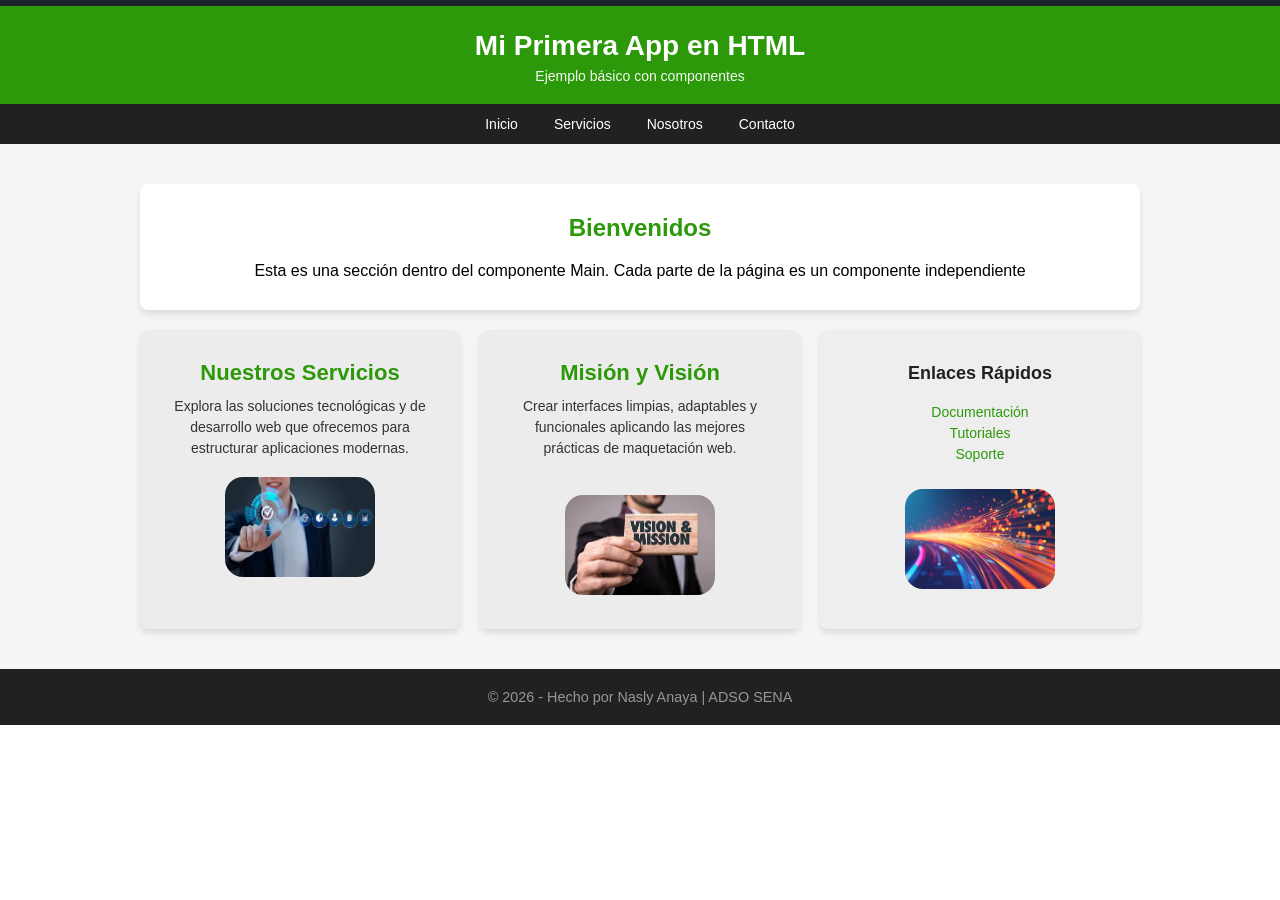
<file: index.html>
<!DOCTYPE html>
<html lang="es">
<head>
  <meta charset="UTF-8">
  <meta name="viewport" content="width=device-width, initial-scale=1.0">
  <title>Mi Primera App</title>
  <link rel="stylesheet" href="style.css">
</head>
<body>

  <header>
    <!-- Franja de arriba -->
    <div class="top-bar"></div>

    <!-- Parte principal -->
    <div class="header-content">
      <h1>Mi Primera App en HTML</h1>
      <p>Ejemplo básico con componentes</p>
    </div>

    <!-- Barra de navegación -->
    <nav class="nav-bar">
      <a href="#inicio">Inicio</a>
      <a href="#servicios">Servicios</a>
      <a href="#nosotros">Nosotros</a>
      <a href="#contacto">Contacto</a>
    </nav>
  </header>

  <main>
    <div class="contenedor-principal">
      <!-- Tarjeta principal de Bienvenidos arriba -->
      <div class="tarjeta">
        <h2>Bienvenidos</h2>
        <p>Esta es una sección dentro del componente Main. Cada parte de la página es un componente independiente</p>
      </div>

      <!-- Creamos las 2 secciones -->
      <div class="content-horizontal">
        <section class="tarjeta-contenido">
          <h2>Nuestros Servicios</h2>
          <p>Explora las soluciones tecnológicas y de desarrollo web que ofrecemos para estructurar aplicaciones modernas.</p><br>
          <img src="/img/images.jpg" class="img1">
        </section>

        <section class="tarjeta-contenido">
          <h2>Misión y Visión</h2>
          <p>Crear interfaces limpias, adaptables y funcionales aplicando las mejores prácticas de maquetación web.</p><br><br>
          <img src="./img/vision.jpg" class="img2">
        </section>

        <!-- Creamos el aside-->
        <aside class="sidebar">
          <h3>Enlaces Rápidos</h3>
            <a href="#">Documentación</a>
            <a href="#">Tutoriales</a>
            <a href="#">Soporte</a>
            <br>
             <img src="./img/rapidos.avif" class="img3">
        </aside>
      </div>

    </div>
  </main>

  <footer>
    <p>&copy; 2026 - Hecho por Nasly Anaya | ADSO SENA</p>
  </footer>

</body>
</html>
</file>
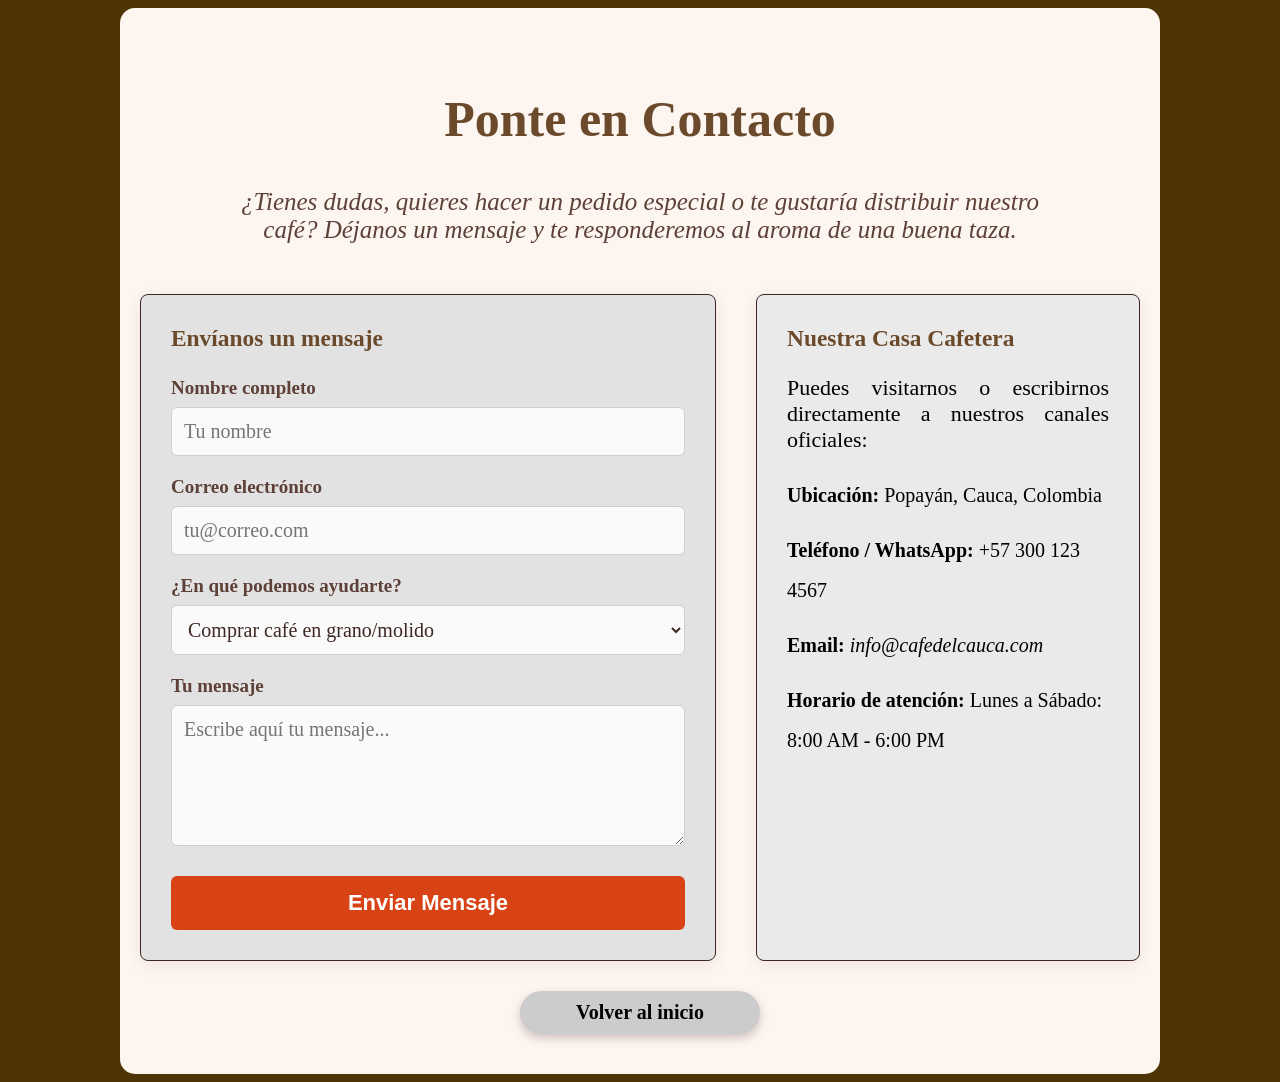
<file: cafe del cauca/contacto.html>
<!DOCTYPE html>
<html lang="es">
<head>
  <meta charset="UTF-8">
  <meta name="viewport" content="width=device-width, initial-scale=1.0">
  <title>Contacto - Café del Cauca</title>
  <!-- Vinculamos el mismo archivo CSS independiente -->
  <link rel="stylesheet" href="styles.css">
</head>
<body>

  <main class="container">
    <section id="contacto">
      
      <!-- Encabezado -->
      <h2>Ponte en Contacto</h2>
      <p class="intro">
        ¿Tienes dudas, quieres hacer un pedido especial o te gustaría distribuir nuestro café? Déjanos un mensaje y te responderemos al aroma de una buena taza.
      </p>

      <div class="grid-contacto">
        
        <!-- Formulario de Contacto -->
        <article class="card-formulario">
          <h3>Envíanos un mensaje</h3>

          <form class="formulario-cafe">
            <div class="grupo-input">
              <label for="nombre">Nombre completo</label>
              <input type="text" name="nombre" placeholder="Tu nombre" required>
            </div>

            <div class="grupo-input">
              <label for="correo">Correo electrónico</label>
              <input type="email" name="correo" placeholder="tu@correo.com" required>
            </div>

            <div class="grupo-input">
              <label>¿En qué podemos ayudarte?</label>
              <select id="asunto" name="asunto">
                <option value="compras">Comprar café en grano/molido</option>
                <option value="mayorista">Ventas al por mayor / Cafeterías</option>
                <option value="visitas">Visitas a la finca cafetera</option>
                <option value="otros">Otras consultas</option>
              </select>
            </div>

            <div class="grupo-input">
              <label for="mensaje">Tu mensaje</label>
              <textarea id="mensaje" name="mensaje" rows="5" placeholder="Escribe aquí tu mensaje..." required></textarea>
            </div>

            <button type="submit" class="btn-cafe-enviar">Enviar Mensaje</button>
          </form>
        </article>

        <!-- Información de Ubicación / Datos útiles -->
        <article class="contacto-lateral">
          <h3>Nuestra Casa Cafetera</h3>
          <p>Puedes visitarnos o escribirnos directamente a nuestros canales oficiales:</p>
          
          <ul class="lista-contacto">
            <li><strong>Ubicación:</strong> Popayán, Cauca, Colombia</li>
            <li><strong>Teléfono / WhatsApp:</strong> +57 300 123 4567</li>
            <li><strong>Email:</strong> <em>info@cafedelcauca.com</em></li>
            <li><strong>Horario de atención:</strong> Lunes a Sábado: 8:00 AM - 6:00 PM</li>
          </ul>
        
        </article>

      </div>
     <a href="index.html" class="btn-volver">Volver al inicio</a>
          
    </section>
  </main>
</body>
</html>
</file>
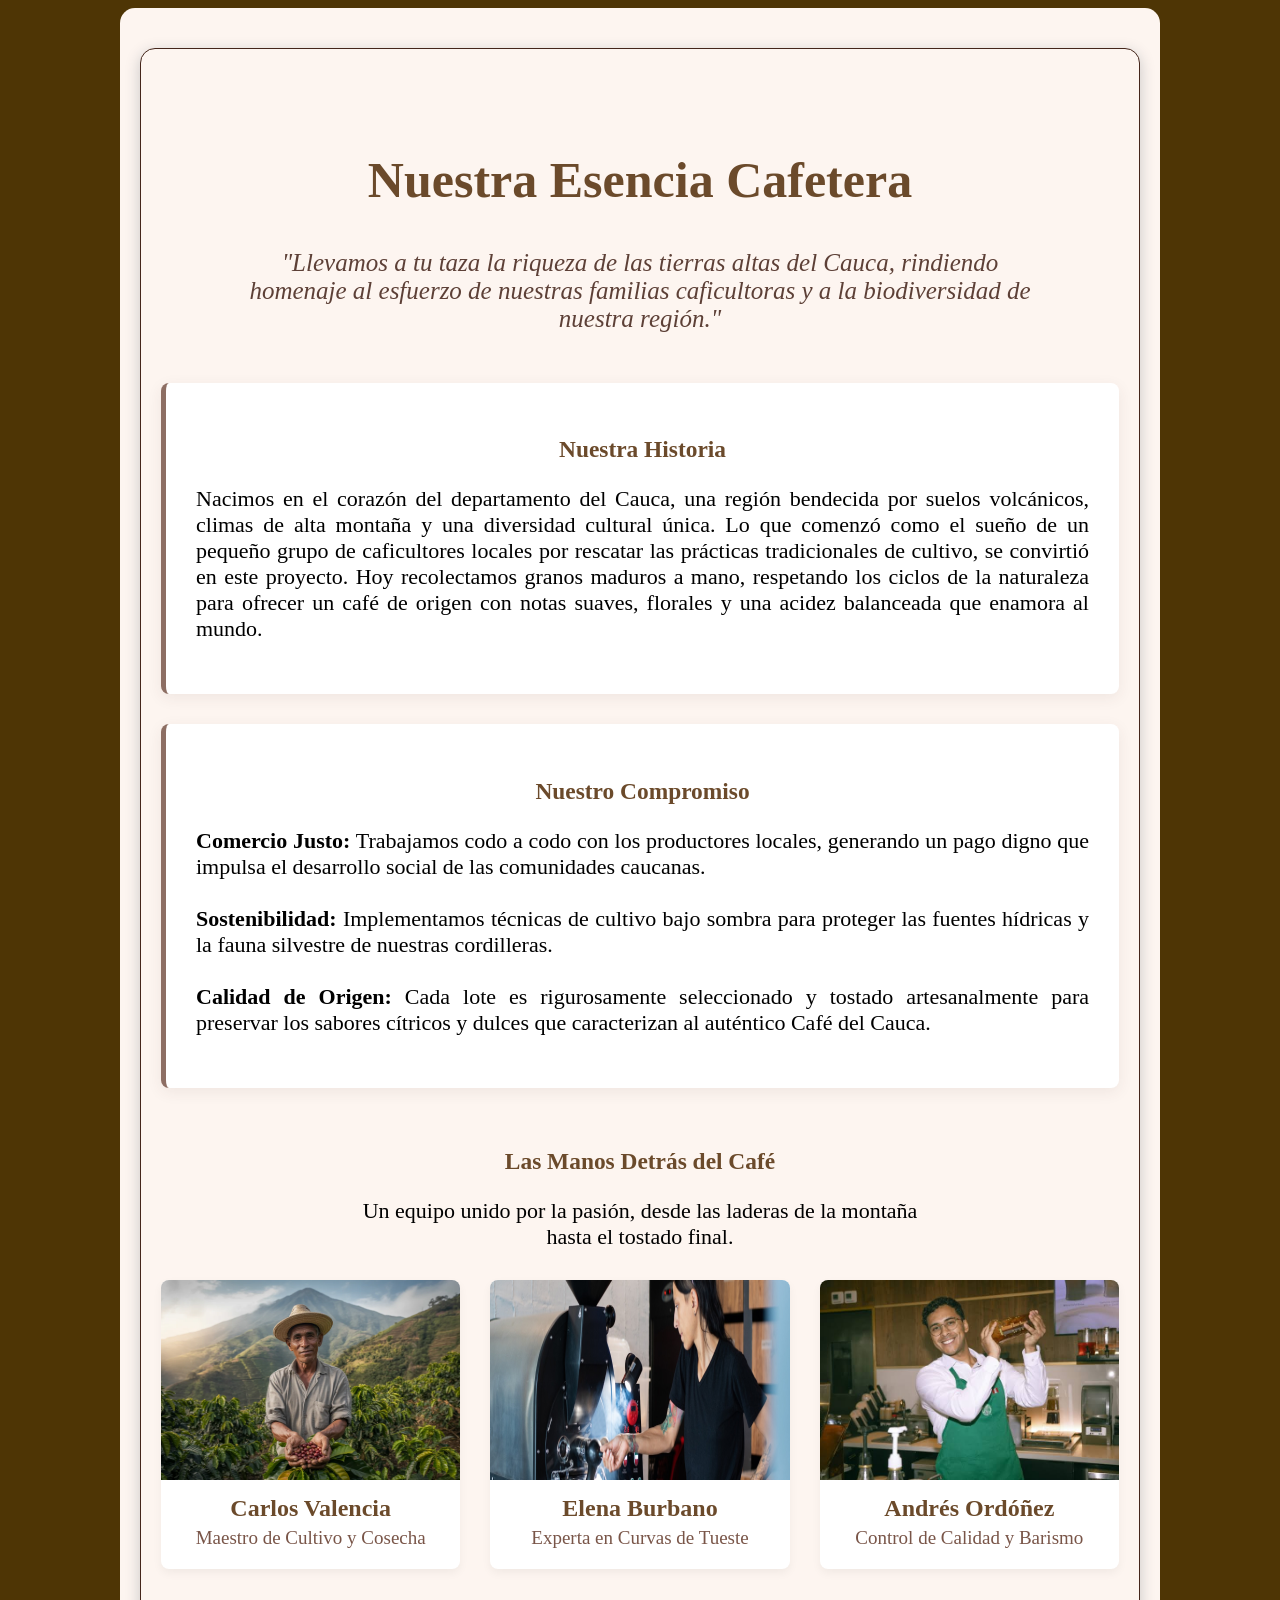
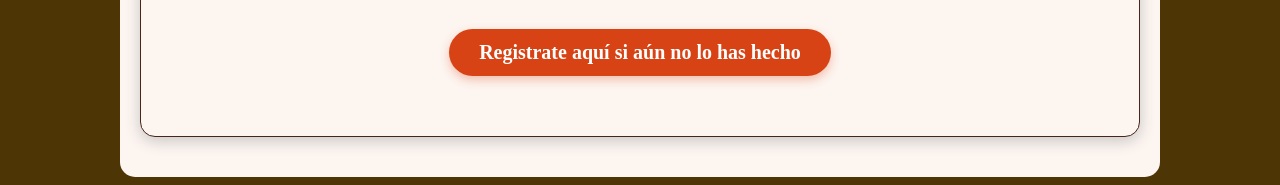
<file: cafe del cauca/nosotros.html>
<!DOCTYPE html>
<html lang="es">
<head>
  <meta charset="UTF-8">
  <meta name="viewport" content="width=device-width, initial-scale=1.0">
  <title>Sobre Nosotros - Café del Cauca</title>
  <link rel="stylesheet" href="styles.css">
</head>
<body>

  <main class="container">
    <section id="sobre-nosotros">
      
      <!-- Encabezado y Propuesta de Valor -->
      <h2>Nuestra Esencia Cafetera</h2>
      <p class="intro">
        "Llevamos a tu taza la riqueza de las tierras altas del Cauca, rindiendo homenaje al esfuerzo de nuestras familias caficultoras y a la biodiversidad de nuestra región."
      </p>

      <div class="grid-info">
        <!-- Historia -->
        <article class="card">
          <h3>Nuestra Historia</h3>
          <p>
            Nacimos en el corazón del departamento del Cauca, una región bendecida por suelos volcánicos, climas de alta montaña y una diversidad cultural única. Lo que comenzó como el sueño de un pequeño grupo de caficultores locales por rescatar las prácticas tradicionales de cultivo, se convirtió en este proyecto. Hoy recolectamos granos maduros a mano, respetando los ciclos de la naturaleza para ofrecer un café de origen con notas suaves, florales y una acidez balanceada que enamora al mundo.
          </p>
        </article>

        <!-- Valores / Compromiso -->
        <article class="card">
          <h3>Nuestro Compromiso</h3>
          <p>
            <strong>Comercio Justo:</strong> Trabajamos codo a codo con los productores locales, generando un pago digno que impulsa el desarrollo social de las comunidades caucanas.<br><br>
            <strong>Sostenibilidad:</strong> Implementamos técnicas de cultivo bajo sombra para proteger las fuentes hídricas y la fauna silvestre de nuestras cordilleras.<br><br>
            <strong>Calidad de Origen:</strong> Cada lote es rigurosamente seleccionado y tostado artesanalmente para preservar los sabores cítricos y dulces que caracterizan al auténtico Café del Cauca.
          </p>
        </article>
      </div>

      <!-- El Equipo Humano -->
      <section class="equipo-seccion">
        <h3>Las Manos Detrás del Café</h3>
        <p class="equipo-intro">
          Un equipo unido por la pasión, desde las laderas de la montaña hasta el tostado final.
        </p>
        
        <div class="grid-equipo">
          <!-- Miembro 1 -->
          <article class="miembro">
            <img src="./imgs/caficultor.webp" alt="Carlos Valencia" class="foto-miembro1">
            <h4>Carlos Valencia</h4>
            <p class="rol">Maestro de Cultivo y Cosecha</p>
          </article>

          <!-- Miembro 2 -->
          <article class="miembro">
            <img src="./imgs/tostadora.jpg" alt="Elena Burbano" class="foto-miembro2">
            <h4>Elena Burbano</h4>
            <p class="rol">Experta en Curvas de Tueste</p>
          </article>

          <!-- Miembro 3 -->
          <article class="miembro">
            <img src="./imgs/barista.jpg" alt="Andrés Ordóñez" class="foto-miembro3">
            <h4>Andrés Ordóñez</h4>
            <p class="rol">Control de Calidad y Barismo</p>
          </article>
        </div>
      </section>

      <!-- Llamada a la acción -->
      <div class="cta-container">
        <a href="contacto.html" class="btn-cafe">Registrate aquí si aún no lo has hecho</a>
      </div>

    </section>
  </main>

</body>
</html>
</file>
<file: style.css>
* {
  box-sizing: border-box;
  margin: 0;
  padding: 0;
  font-family: Arial, Helvetica, sans-serif;
}

/* Parte de arriba */
.top-bar {
  background-color: #1e222a;
  height: 6px;
  width: 100%;
}

/* Parte principal */
.header-content {
  background-color: #2b9909;
  color: #ffffff;
  text-align: center;
  padding: 24px 16px 20px 16px;
}

.header-content h1 {
  font-size: 28px;
  font-weight: bold;
  margin-bottom: 6px;
}

.header-content p {
  font-size: 14px;
  font-weight: normal;
  opacity: 0.95;
}

/* Barra de navegación oscura */
.nav-bar {
  background-color: #212121;
  padding: 12px 0;
  width: 100%;
  list-style: none;
  display: flex;
  justify-content: center;
  gap: 36px;
}

.nav-bar a {
  color: #ffffff;
  text-decoration: none;
  font-size: 14px;
  font-weight: normal;
  transition: opacity 0.2s ease;
}

.nav-bar a:hover {
  background-color: #2b9909;
  text-align: center;
  border-radius: 5px;
  border: #f5f5f5 solid 2px;
  padding: 2px;
  height: 24px;
  color: aliceblue;
}

/* PARTE DEL MAIN */
main {
  display: flex;
  justify-content: center;
  padding: 40px 20px;
  background-color: #f5f5f5;
}

.contenedor-principal {
  display: flex;
  flex-direction: column;
  gap: 20px;
  max-width: 1000px;
  width: 100%;
}

/* Tarjeta superior Bienvenidos */
.tarjeta {
  background-color: #ffffff;
  padding: 30px;
  border-radius: 8px;
  box-shadow: 0 4px 6px rgba(0, 0, 0, 0.1);
  width: 100%;
  text-align: center;
}

.tarjeta h2 {
  color: #2b9909;
  font-family: Arial, Helvetica, sans-serif;
  padding-bottom: 20px;
}

/* Contenedor horizontal de las 3 columnas */
.content-horizontal {
  display: flex;
  gap: 20px;
  width: 100%;
}

/* Estilo para las tarjetas inferiores */
.tarjeta-contenido {
  background-color: #ececec;
  padding: 30px;
  border-radius: 8px;
  box-shadow: 0 4px 6px rgba(0, 0, 0, 0.1);
  text-align: center;
  flex: 1; /* Distribuye el mismo ancho en las 3 columnas */
}

.tarjeta-contenido h2 {
  color: #2b9909;
  margin-bottom: 10px;
  font-size: 22px;
}

.tarjeta-contenido p {
  color: #333333;
  font-size: 14px;
  line-height: 1.5;
}

.img1{
    width: 150px;
    height: 100px;
    border-radius: 18px;

}


.img2{
    width: 150px;
    height: 100px;
    border-radius: 18px;
 
}

.img3{
    width: 150px;
    height: 100px;
    border-radius: 18px;
}



/* Estilos del Aside */
.sidebar {
  background-color: #eeeeee;
  padding: 30px;
  border-radius: 8px;
  box-shadow: 0 4px 6px rgba(0, 0, 0, 0.1);
  flex: 1; /* Mismo tamaño proporcional que las tarjetas adyacentes */
  text-align: center;
  line-height: 1.5;

   
}

.sidebar h3 {
  color: #212121;
  font-size: 18px;
  margin-bottom: 15px;
  text-align: center;
}



.sidebar a {
  color: #2b9909;
  text-decoration: none;
  font-size: 14px;  
  flex-direction: column;
  display: flex;
 
}

.sidebar a:hover {
  text-decoration: underline;
}

footer {
  background-color: #212121;
  padding: 20px;
  color: rgb(149, 151, 152);
  text-align: center;
  font-family: Arial, Helvetica, sans-serif;
  font-size: 0.9rem;
}
</file>
<file: cafe del cauca/styles.css>
html{
    font-size: 20px; /* Tamaño base para que el texto sea legible */
}

body{
    background-color: rgb(78, 53, 5); /* Color de fondo neutro */
}
header {
    position: relative;          /* para que el video se ubique respecto al header */
    height: 15vh;               /* altura del header*/
    padding: 1rem 4rem;
    display: flex;
    align-items: center;
    justify-content: space-between;  /* logo y título a la izquierda, menú a la derecha */
   

}

/* Video que cubre  todo el fondo del header */ 
.background-video {
    position: absolute;
    left: 0;
    width: 100%;
    height: 100%;
    object-fit: cover; /* llena el espacio sin deformarse */
    z-index: -2;
}

/* Capa oscura para que el texto se lea bien sobre el video */
header::after {
    content: "";
    position: absolute;
    inset: 0;
    background: rgba(63, 41, 1, 0.4);
    z-index: -1;
}

.content-header {
    display: flex;
    align-items: center;
    gap: 20px;
}

.content-header h1 {
    color: white;
}

.logo {
    width: 150px;
    height: 150px;
    border-radius: 50%;
  
}

.navbar {
    display: flex;
    gap: 25px;
}

.navbar a {
    color: white;
    text-decoration: none;
    font-size: 18px;
    font-weight: bold;
}

.navbar a:hover {
    color: #edb77d;
    text-shadow: 1px 1px rgb(0, 0, 0);
}

/* PARTE DEL MAIN */
.main-content {
    padding: 2rem 4rem;
    background-color: #84603a;
    min-height: 80vh; /* Asegura que el main ocupe al menos el 80% de la altura de la ventana */
}

.img-section1 {
    width: 100%;
    flex: 1;
    min-width: 0;
    height: 16rem;         
    object-fit: cover;
    border-radius: 8px;  
    object-position: center 50%; /* centra la imagen en el contenedor */  
   
}

.img-section2 {
    width: 100%;
    height: 180px;                   
    object-fit: cover;
    border-radius: 8px;   
      
}
.img-section2:hover {
    transform: scale(1.04); /* Aumenta el tamaño de la imagen al pasar el mouse */
  
}


/* Estilos para los títulos de las secciones con degradado */
.section1 h2 {
    width: fit-content; /* el degradado solo cubre la palabra */
    margin: 0 auto 0.5em auto;  /* mantiene el título centrado */
    background: linear-gradient(90deg, #84603a, #544040);
    -webkit-background-clip: text;
    background-clip: text;
    color: transparent; /* deja ver el degradado a través de las letras */
}
.section2 h2 {
    width: fit-content;
    margin: 0 auto 0.5em auto; 
    background: linear-gradient(90deg, #63492e, #463722);
    -webkit-background-clip: text;
    background-clip: text;
    color: transparent; 
}

.section1,
.section2 {
    max-width: 960px;            /* px: ancho máximo fijo */
    margin: 0 auto 2rem auto;    /* rem: centradas y separadas */
    padding: 1.5rem;             /* rem */
    background-color: #fff7ec;
    border-radius: 12px;         /* px */
    box-shadow: 0 4px 19px rgba(1, 1, 1, 0.3);  /* px: sombra fija */
    border: 1px solid #484848;       /* px: borde fijo */
   
}

.section2{
    display: grid;
    gap: 1rem;
    grid-template-columns: repeat(3, 1fr);
}

.section2 h2,
.section2 p {
    grid-column: 1 / -1;   /* ocupan de la primera a la última columna */
}

.footer-content {
    background-color: #63492e;
    color: white;
    padding: 1rem 0;
    font-size: 14px;
    text-align: center;
}

.footer-content p {
    text-align: center;
    font-size: 0.75rem;
    margin: 0.4em 0;
}

.footer-content a {
    color: #edb77d;
    text-decoration: none;
}

/* PARTE DE NOSOTROS */
.container {
  max-width: 1000px;
  margin: 0 auto;
  padding: 40px 20px;

}

h2, h3, h4 {
  color: #6b4a2b;
  text-align: center;
}

h2 {
  font-size: 2.5rem;
  position: relative;
  margin-bottom: 40px;
}

p {
  font-size: 1.1rem;
  text-align: justify;
}

/* Sección Introducción */
.intro {
  text-align: center;
  font-size: 1.25rem;
  font-style: italic;
  max-width: 800px;
  margin: 0 auto 50px;
  color: #5d4037;
}

#sobre-nosotros {
background-color: #fdf5f0;
padding: 60px 20px;
border-radius: 15px;
box-shadow: 0 4px 15px #c8c6c6;
border: 1px solid #45261b;
 
}
/* Bloques de Contenido (Historia y Pilares) */
.grid-info {
  display: grid;
  grid-template-columns: 1fr;
  gap: 30px;
  margin-bottom: 60px;
}


.card {
  background: #ffffff;
  padding: 30px;
  border-radius: 8px;
  box-shadow: 0 4px 15px rgba(78, 52, 46, 0.08);
  border-left: 5px solid #8d6e63;
}

/* Sección Equipo */
.equipo-seccion {
  margin-top: 60px;
}

.equipo-intro {
  text-align: center; 
  max-width: 600px; 
  margin: 0 auto 30px;
}

.grid-equipo {
  display: grid;
  grid-template-columns: repeat(auto-fit, minmax(220px, 1fr));
  gap: 30px;
  margin-top: 30px;
}

.miembro {
  background: #ffffff;
  border-radius: 8px;
  overflow: hidden;
  text-align: center;
  box-shadow: 0 4px 10px rgba(0,0,0,0.05);
  padding-bottom: 20px;
}

/* Marcador de posición para las fotos */
.foto-miembro1 {
  width: 100%;
  height: 200px;
  background-color: #e0d4c3;
  display: flex;
  align-items: center;
  justify-content: center;
  color: #795548;
  font-weight: bold;
}
.foto-miembro2 {
  width: 100%;
  height: 200px;
  background-color: #e0d4c3;
  display: flex;
  align-items: center;
  justify-content: center;
  color: #795548;
  font-weight: bold;
}
.foto-miembro3 {
  width: 100%;
  height: 200px;
  background-color: #e0d4c3;
  display: flex;
  align-items: center;
  justify-content: center;
  color: #795548;
  font-weight: bold;
}

.miembro h4 {
  margin: 15px 0 5px;
  font-size: 1.2rem;
}

.miembro .rol {
  text-align: center;
  font-size: 0.95rem;
  color: #795548;
  margin: 0;
}

/* Botón de Acción */
.cta-container {
  text-align: center;
  margin-top: 60px;
}

.btn-cafe {
  display: inline-block;
  background-color: #d84315;
  color: #ffffff;
  padding: 12px 30px;
  text-decoration: none;
  font-weight: bold;
  border-radius: 25px;
  transition: background-color 0.3s ease;
  box-shadow: 0 4px 10px rgba(216, 67, 21, 0.3);
}

.btn-cafe:hover {
  background-color: #bf360c;
}


/* PARTE DEL CONTACTO */
.container {
  max-width: 1000px;
  border-radius: 15px;
  padding: 40px 20px;
  background-color: #fdf5f0;
}

.grid-contacto {
  display: grid;
  grid-template-columns: 1fr;
  gap: 40px;
  margin-top: 40px;
}

@media (min-width: 768px) {
  .grid-contacto {
    grid-template-columns: 1.2fr 0.8fr;
  }
}

/* Tarjeta del formulario */
.card-formulario {
  background: #e2e2e2;
  padding: 30px;
  border-radius: 8px;
  box-shadow: 0 4px 15px rgba(78, 52, 46, 0.08);
  border:#3e2723 solid 1px;
}

.card-formulario h3 {
  text-align: left;
  margin-top: 0;
  margin-bottom: 25px;
}

/* Campos de Formulario */
.formulario-cafe {
  display: flex;
  flex-direction: column;
  gap: 20px;
}

.grupo-input {
  display: flex;
  flex-direction: column;
  gap: 8px;
}

.grupo-input label {
  font-weight: bold;
  font-size: 0.95rem;
  color: #5d4037;
}

.grupo-input input,
.grupo-input select,
.grupo-input textarea {
  width: 100%;
  padding: 12px;
  border: 1px solid #d7ccc8;
  border-radius: 6px;
  background-color: #fafafa;
  font-family: inherit;
  font-size: 1rem;
  color: #3e2723;
  box-sizing: border-box;
 
}

/* Botón de envío específico */
.btn-cafe-enviar {
  background-color: #d84315;
  color: #ffffff;
  padding: 14px;
  border: none;
  border-radius: 6px;
  font-size: 1.1rem;
  font-weight: bold;
  cursor: pointer;
  margin-top: 10px;
}

.btn-cafe-enviar:hover {
  background-color: #bf360c;
}

/* Detalles de la tarjeta  informativa */
.contacto-lateral h3 {
  text-align: left;
  margin-top: 0;
}

.lista-contacto {
  list-style: none;
  padding: 0;
  margin: 20px 0;
  line-height: 2;
  /* Permite que el texto largo se divida en varias líneas */
}

.lista-contacto li {
  margin-bottom: 15px;
  font-size: 1rem;
}
.contacto-lateral {
  background: #eaeaea;
  padding: 30px;
  border-radius: 8px;
  box-shadow: 0 4px 15px rgba(78, 52, 46, 0.08);
  border:#3e2723 solid 1px;
  
}

.btn-volver {
  background-color: #cccccc;
  color: black;
  padding: 10px 20px;
  text-decoration: none;
  font-weight: bold;
  border-radius: 25px;
  box-shadow: 0 4px 10px rgba(100, 73, 73, 0.3);
  display: flex;
  justify-content: center;
  width: 200px;
  margin: 30px auto 0 auto; /* Centrado horizontal y margen superior */

  
  
}
</file>
